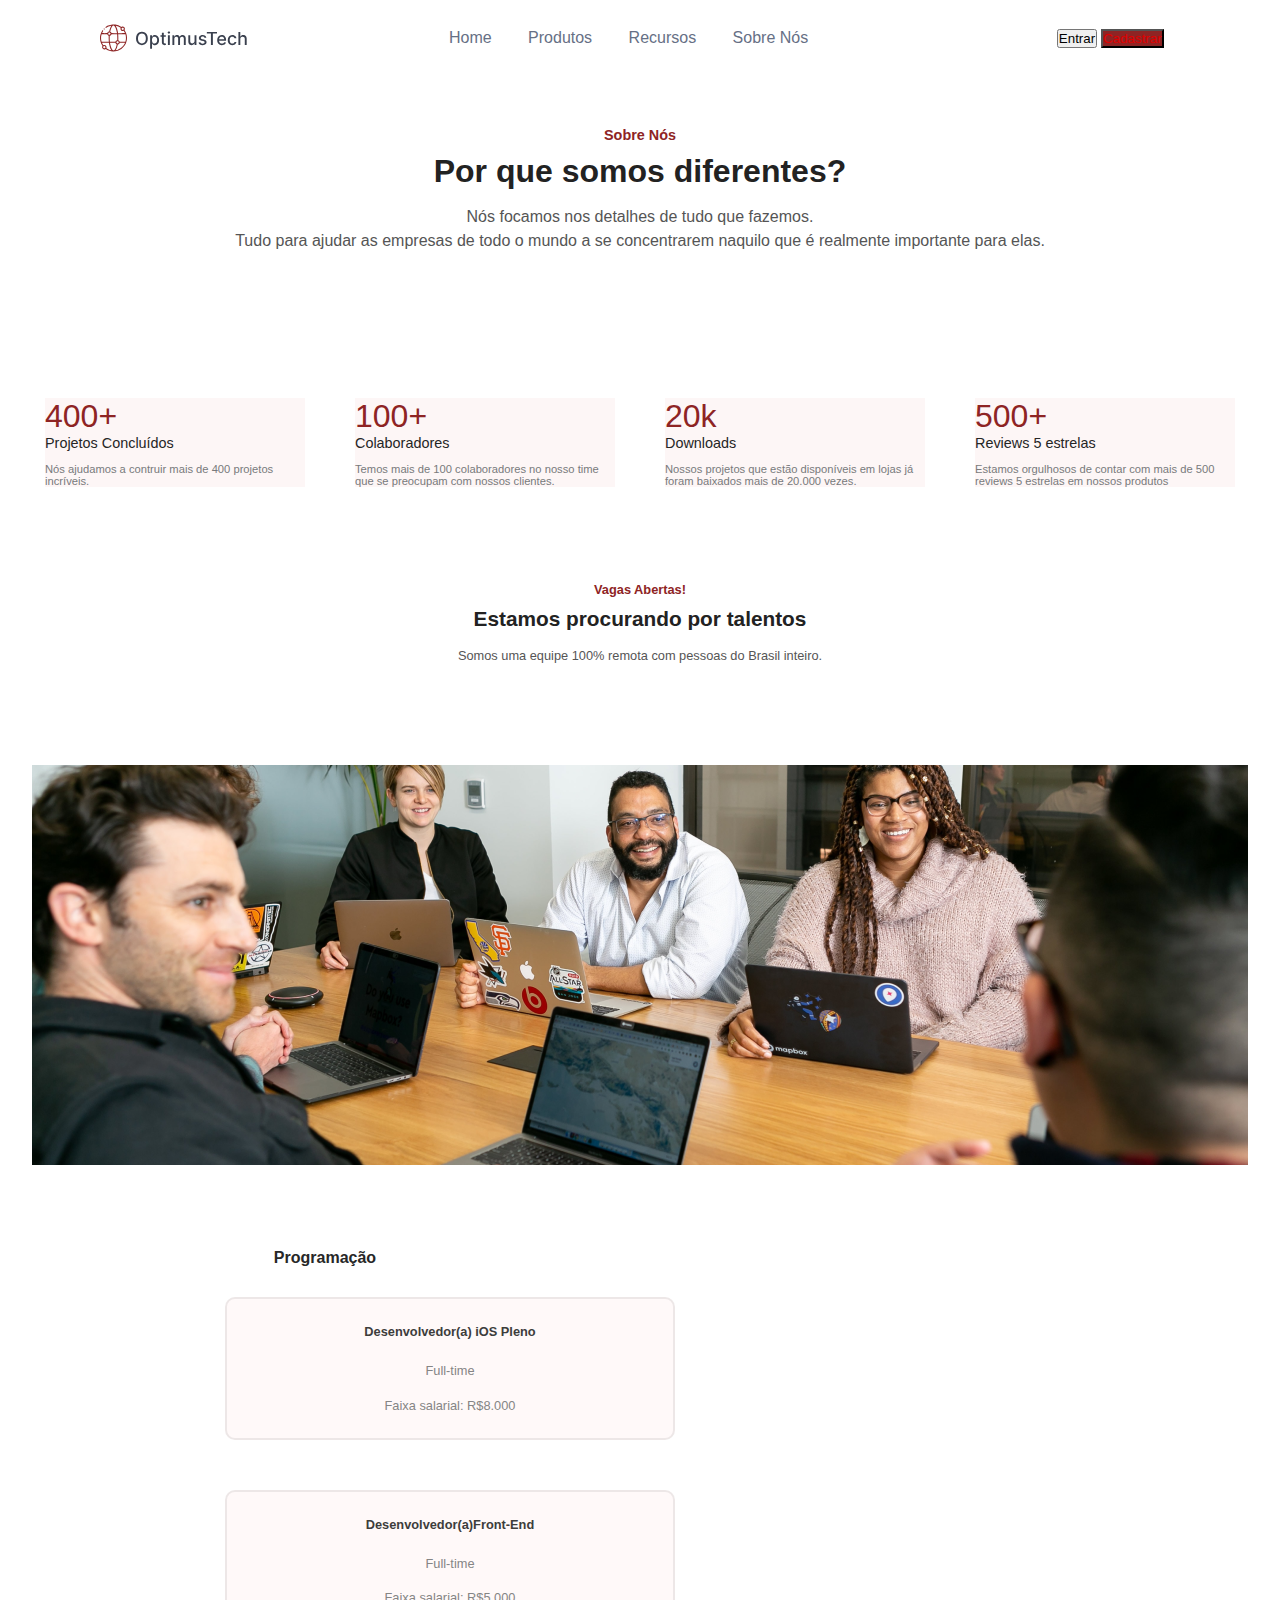
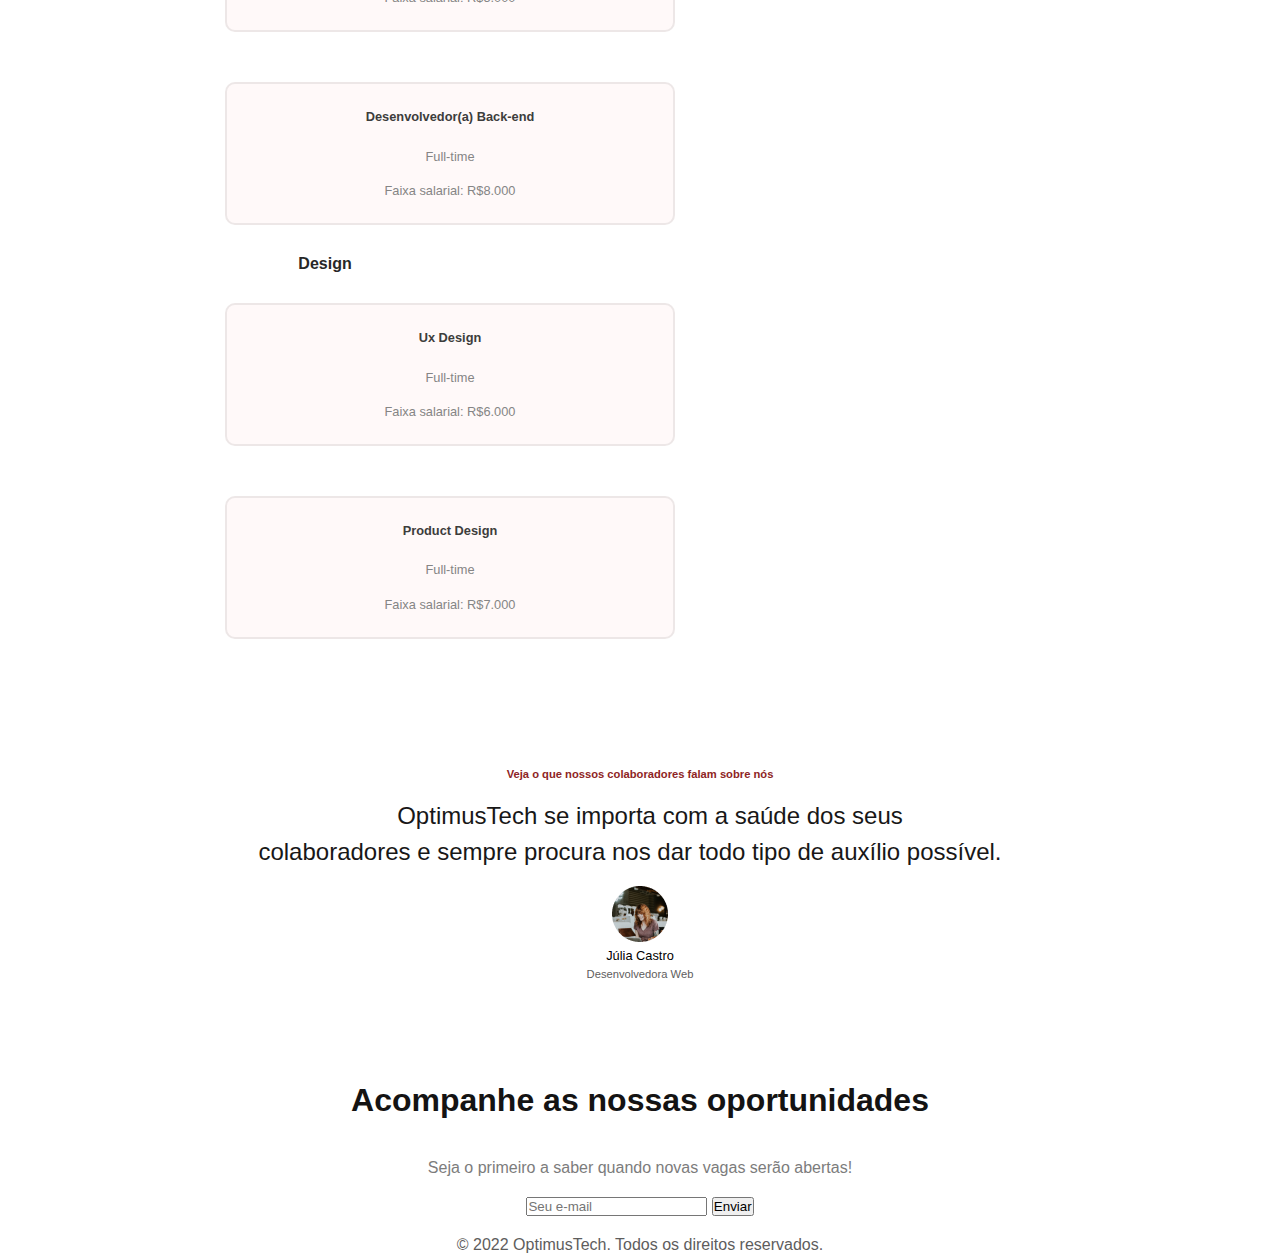
<file: index.html>
<!DOCTYPE html>
<html lang="pt-br">
  <head>
    <meta charset="UTF-8" />
    <meta name="viewport" content="width=device-width, initial-scale=1.0" />
    <title>OptimusTech</title>
    <link rel="stylesheet" href="style.css" />
  </head>
  <body>
    <header>
      <nav class="menu">
        <img src="img/_Button base.svg" alt="Logo Site" />
        <div class="links">
          <a href="#">Home</a>
          <a href="#">Produtos</a>
          <a href="#">Recursos</a>
          <a href="#">Sobre Nós</a>
        </div>
        <div class="btn">
          <button>Entrar</button>
          <button id="signUp">Cadastrar</button>
        </div>
      </nav>
    </header>
    <main>
      <div class="container-about">
        <div class="sub-title-container">
          <h6>Sobre Nós</h6>
        </div>
        <div class="title-container">
          <h2>Por que somos diferentes?</h2>
          <span
            >Nós focamos nos detalhes de tudo que fazemos. <br />
            Tudo para ajudar as empresas de todo o mundo a se concentrarem
            naquilo que é realmente importante para elas.
          </span>
        </div>
      </div>
      <!-- fim container-about -->
      <section class="metricas-container">
        <div class="metrica">
          <div class="number">
            <p>400+</p>
          </div>
          <!-- fim number-->
          <div class="titulo-metrica">
            <span>Projetos Concluídos</span>
          </div>
          <div class="text-metrica">
            <span
              >Nós ajudamos a contruir mais de 400 projetos incríveis.
            </span>
          </div>
        </div>
        <!--fim metrica 1-->
        <div class="metrica">
          <div class="number">
            <p>100+</p>
          </div>
          <!-- fim number-->
          <div class="titulo-metrica">
            <span>Colaboradores</span>
          </div>
          <div class="text-metrica">
            <span
              >Temos mais de 100 colaboradores no nosso time que se preocupam
              com nossos clientes.
            </span>
          </div>
        </div>
        <!--fim metrica 2-->
        <div class="metrica">
          <div class="number">
            <p>20k</p>
          </div>
          <!-- fim number-->
          <div class="titulo-metrica">
            <span>Downloads</span>
          </div>
          <div class="text-metrica">
            <span
              >Nossos projetos que estão disponíveis em lojas já foram baixados
              mais de 20.000 vezes.
            </span>
          </div>
        </div>
        <!--fim metrica 3-->
        <div class="metrica">
          <div class="number">
            <p>500+</p>
          </div>
          <!-- fim number-->
          <div class="titulo-metrica">
            <span>Reviews 5 estrelas</span>
          </div>
          <div class="text-metrica">
            <span
              >Estamos orgulhosos de contar com mais de 500 reviews 5 estrelas
              em nossos produtos
            </span>
          </div>
        </div>
        <!--fim metrica 4-->
      </section>
      <!-- fim metricas-container-->

      <section class="talentos-container">
        <div class="bloco-talentos">
          <div class="sub-title-talentos">
            <h6>Vagas Abertas!</h6>
          </div>
          <div class="title-talentos">
            <h2>Estamos procurando por talentos</h2>
            <span
              >Somos uma equipe 100% remota com pessoas do Brasil inteiro.</span
            >
          </div>
        </div>
        <div class="time-images">
          <img src="img/team.png" alt="Equipe em Reunião" />
        </div>
        </section> <!--fim talentos-container -->
      <section class="vagas-container">
        <div class="categoria-vaga">
          <span class="titulo-categoria">Programação</span>
        </div>
        <div class="bloco-vagas">
          <span class="titulo-vaga">Desenvolvedor(a) iOS Pleno</span>
          <div class="informacoes">
            <span class="full">Full-time</span>
            <span>Faixa salarial: R$8.000</span>
          </div>
        </div>
        <div class="bloco-vagas">
          <span class="titulo-vaga">Desenvolvedor(a)Front-End</span>
          <div class="informacoes">
            <span class="full">Full-time</span>
            <span>Faixa salarial: R$5.000</span>
          </div>
        </div>
        <div class="bloco-vagas">
          <span class="titulo-vaga">Desenvolvedor(a) Back-end</span>
          <div class="informacoes">
            <span class="full">Full-time</span>
            <span>Faixa salarial: R$8.000</span>
          </div>
        </div>
        <div class="categoria-vaga">
          <span class="titulo-categoria">Design</span>
        </div>
        <div class="bloco-vagas">
          <span class="titulo-vaga">Ux Design</span>
          <div class="informacoes">
            <span class="full">Full-time</span>
            <span>Faixa salarial: R$6.000</span>
          </div>
        </div>
        <div class="bloco-vagas">
          <span class="titulo-vaga">Product Design</span>
          <div class="informacoes">
            <span class="full">Full-time</span>
            <span>Faixa salarial: R$7.000</span>
          </div>
        </div>
      </section>
      <!--fim vagas-container -->
      <section class="colaboradores">
        <div class="container-colaboradores">
          <div class="sub-title-container">
            <span class="colaboradores-text">Veja o que nossos colaboradores falam sobre nós</span>
          </div>
          <div class="text-container">
            <span>
              OptimusTech se importa com a saúde dos seus <br>colaboradores e sempre
              procura nos dar todo tipo de auxílio possível.
            </span>
          </div>
          <div class="avatar-container">
            <img src="img/Avatar.png" alt="Mulher Trabalhando" /> <br>
            <span class="name-avatar">Júlia Castro</span><br>
            <span class="profissao-avatar">Desenvolvedora Web</span>
          </div>
        </div>
      </section> <!--fim colaboradores-->

      <footer>
        <div class="sub-title-footer">
          <span>Acompanhe as nossas oportunidades</span>
        </div>
        <div>
          <span class="texto-footer">
            Seja o primeiro a saber quando novas vagas serão abertas!
          </span>
        </div>
        <div class="inputs">
          <input type="email" placeholder="Seu e-mail">
          <input type="button" value="Enviar">
        </div>
        <div>
          <p>
            © 2022 OptimusTech. Todos os direitos reservados.
          </p>
        </div>


      </footer>
    </main>
  </body>
</html>
</file>
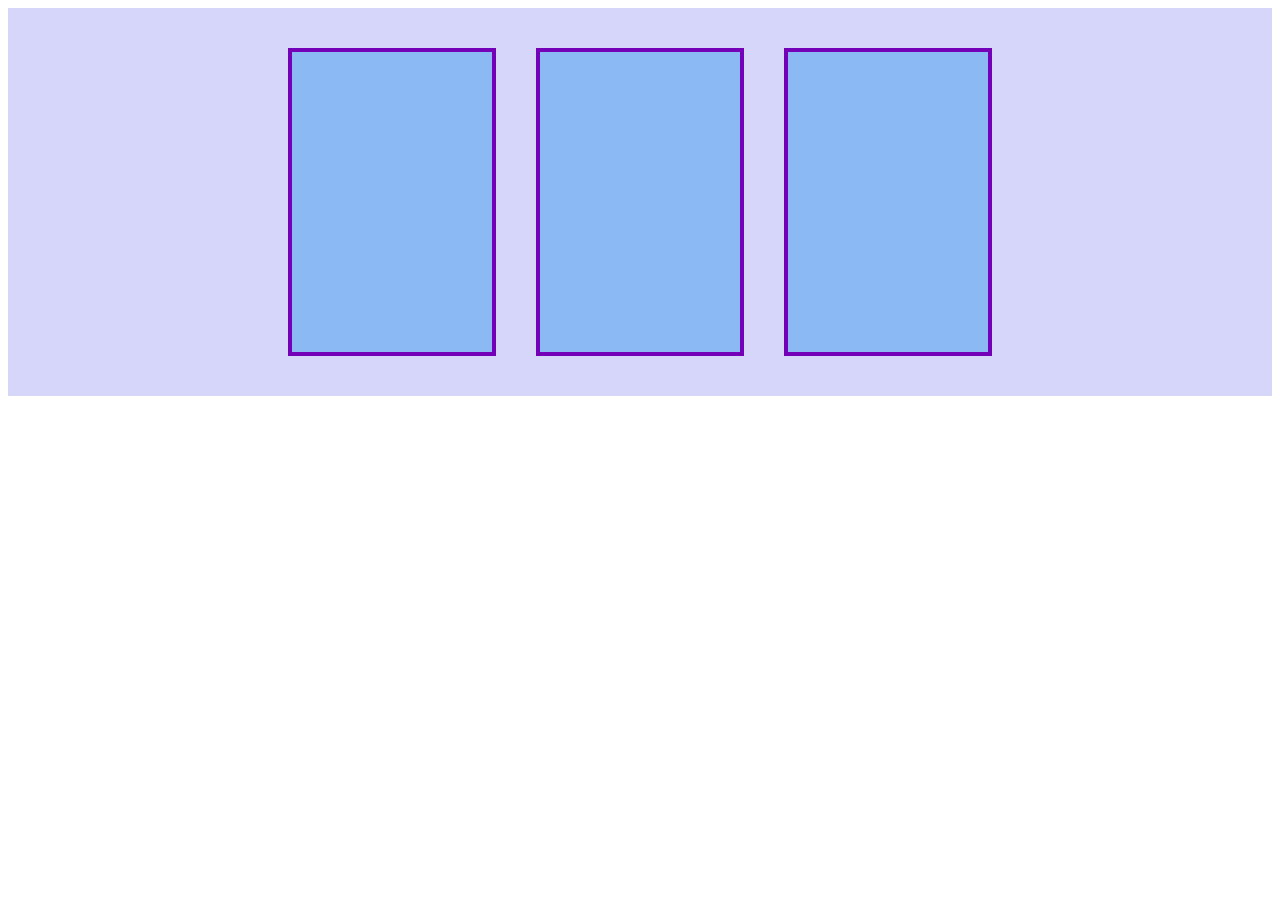
<file: estudos-flexbox.html>
<!DOCTYPE html>
<html lang="pt-br">
  <head>
    <meta charset="UTF-8" />
    <meta name="viewport" content="width=device-width, initial-scale=1.0" />
    <title>Estudo de Flex Box</title>
    <style>
      .flexbox-container {
        background-color: #d5d6fa;
        padding: 20px;
        display: flex; /* os elementos ficam um do lado do outro  */
        /* justify - eixo principal (vertical) // align - eixo transversal (horizontal) */
        justify-content: center; /* os elementos ficam alinhados no centro no eixo principal  */
       /*  align-items: stretch; os elementos ocupam o máximo de espaço na vertical que ele consegue */
       flex-wrap:wrap ; /*importante para a responsividade * //  ao diminuir a página, o wrap quebra o elemento fazendo assim ele se ajustar com o tamanho da pag */
      }
      .flexbox-item {
        width: 200px;
        margin: 20px;
        border: 4px solid #7400b8;
        background: #8ab9f3;
      }
      .item-1 {
        min-height: 100px;
      }
      .item-2 {
        min-height: 200px;
      }
      .item-3 {
        min-height: 300px;
      }
    </style>
  </head>
  <body>
    <div class="flexbox-container">
      <div class="flexbox-item item-1"></div>
      <div class="flexbox-item item-2"></div>
      <div class="flexbox-item item-3"></div>
    </div>
  </body>
</html>
</file>
<file: style.css>
:root {
    --text-color: #667085;
  }
  
  * {
    margin: 0;
    padding: 0;
    box-sizing: border-box;
    font-family: 'Inter', sans-serif;
  }
  
  body {
    width: 100%;
    height: 100vh;
  }
  
  .menu {
    display: flex;
    justify-content: space-around;
    align-items: center;
    padding: 1rem 0;
  }
  
  .links a {
    color: var(--text-color);
    text-decoration: none;
    margin-right: 2rem;
  }
  
  .btn{
    padding: 0.8rem 1rem;
    cursor: pointer;
    border: none;
    border-radius: 0.5rem;
    font-weight: 500;
    background: none;
    color: var(--text-color);
    font-size: 0.9rem;
  }
  
  button#signUp {
    background-color: #8E2424;
    color: #e00000;
  }

  .container-about {
    display: flex;
    flex-direction: column;
    align-items: center;
    text-align: center;
    margin-top: 50px;
    padding-bottom: 50px;
  }
  .sub-title-container h6 {
    font-size: 0.9rem; /* ajuste o tamanho conforme desejar */
    color: #8E2424; /* ajuste a cor conforme o design desejado */
    margin-bottom: 10px; /* espaço entre o h6 e o h2 */
  }
  
  .title-container h2 {
    font-size: 2rem; /* ajuste o tamanho conforme desejar */
    color: #222; /* ajuste a cor conforme o design desejado */
    margin-bottom: 15px; /* espaço entre o h2 e o span */
  }
  
  .title-container span {
    padding-bottom: 20px;
    font-size: 1rem; /* ajuste o tamanho conforme desejar */
    color: #555; /* ajuste a cor conforme o design desejado */
    line-height: 1.5; /* melhora a legibilidade */
    margin-top: 15px;
  }
  .number p{
    font-size: 2rem;
    color:#8E2424
    }
  .titulo-metrica{
    color: #252525;
    font-size:0.9rem ;
    margin-bottom: 12px;
  }
  .text-metrica{
    color:#787a7c;
    font-size: 0.7rem;
    gap: 20px;
  }
.metricas-container{
  flex-direction: row;
  padding: 20px;
  display: flex;
  flex-wrap:nowrap ;
  margin-top: 50px;
  padding: auto;
  justify-content: space-between ;
}

.metrica{
  background: #fdf6f6;
  justify-content: space-between;
  width: 500px;
  margin: 25px;
}

.talentos-container{
  display: flex;
  flex-direction: column;
  align-items: center;
  text-align: center;
  margin-top: 50px;
  padding-bottom: 50px;
}

.sub-title-talentos h6{
  font-size: 0.8rem; /* ajuste o tamanho conforme desejar */
  color: #8E2424; /* ajuste a cor conforme o design desejado */
  margin-bottom: 10px; /* espaço entre o h6 e o h2 */
}

.title-talentos h2 {
  font-size: 1.3rem; /* ajuste o tamanho conforme desejar */
  color: #222; /* ajuste a cor conforme o design desejado */
  margin-bottom: 15px; /* espaço entre o h2 e o span */
}

.title-talentos span {
  padding-bottom: 20px;
  font-size: 0.8rem; /* ajuste o tamanho conforme desejar */
  color: #555; /* ajuste a cor conforme o design desejado */
  line-height: 1.5; /* melhora a legibilidade */
  margin-top: 15rem;
}
.time-images{
  padding-top: 100px;
}

.vagas-container{
  display: flex;
  flex-direction: column;
  align-items: center;
  text-align: center;
  margin-top: 50px;
  padding-bottom: 50px;
}

.categoria-vaga{
  color:#272727;
  padding: 5px 10px;
  font-weight: bold;
  margin-left: 20%;
  }

.vagas-container{
  flex-direction: column;
  width: 500px;
  margin: 25px;
  margin-right:1rem ;
}

.bloco-vagas {
  background: #ffebeb48;
  border: 2px solid #07060613;
  border-radius: 10px;
  width: 90%; /* Ajuste conforme necessário */
  margin: 25px auto; 
  margin-left: 40%;
  padding: 25px;
  display: flex;
  flex-direction: column;
  align-items: center;
  text-align: center;

}

.titulo-vaga {
  color: rgb(61, 61, 60);
  font-size: 0.8rem;
  font-weight: bold;
  margin-bottom: 10px;
}

.informacoes {
  color: #858585;
  font-size: 0.8rem;
  display: flex;
  flex-direction: column;
  gap: 5px;
  /* padding: 2vh; */
}

.full{
  padding: 0.9rem;
}

.container-colaboradores{
  display: flex;
  flex-direction: column;
  align-items: center;
  text-align: center;
  margin-top: 50px;
  padding-bottom: 50px;
  gap:16px
}

.colaboradores-text{
  font-size: 0.7rem; /* ajuste o tamanho conforme desejar */
  color: #8e2424; /* ajuste a cor conforme o design desejado */
  margin-bottom: 10px; /* espaço entre o h6 e o h2 */
  font-weight: bold;
  margin-bottom: 20px;
}

.text-container span {
  padding: 20px;
  font-size: 1.5rem; /* ajuste o tamanho conforme desejar */
  color: #181717; /* ajuste a cor conforme o design desejado */
  line-height: 1.5; /* melhora a legibilidade */
  margin-top: 15px;
  gap: 16px;
}

.name-avatar{
  font-size: 0.8rem;
}

.profissao-avatar{
  font-size:0.7rem ;
  color: #5e5d5d;
}

footer{
  display: flex;
  flex-direction: column;
  align-items: center;
  text-align: center;
  margin-top: 50px;
  padding-bottom: 5px;
  gap: 20px
}

.sub-title-footer{
  font-size: 2rem; /* ajuste o tamanho conforme desejar */
  color: #141313; /* ajuste a cor conforme o design desejado */
  margin-bottom: 10px; 
  font-weight: bold;
  margin-bottom: 20px;
}

.texto-footer{
  color:#7c7c7c;
}

.inputs{
  gap: 50px;
}

p{
  color: #5e5d5d;
}
</file>
